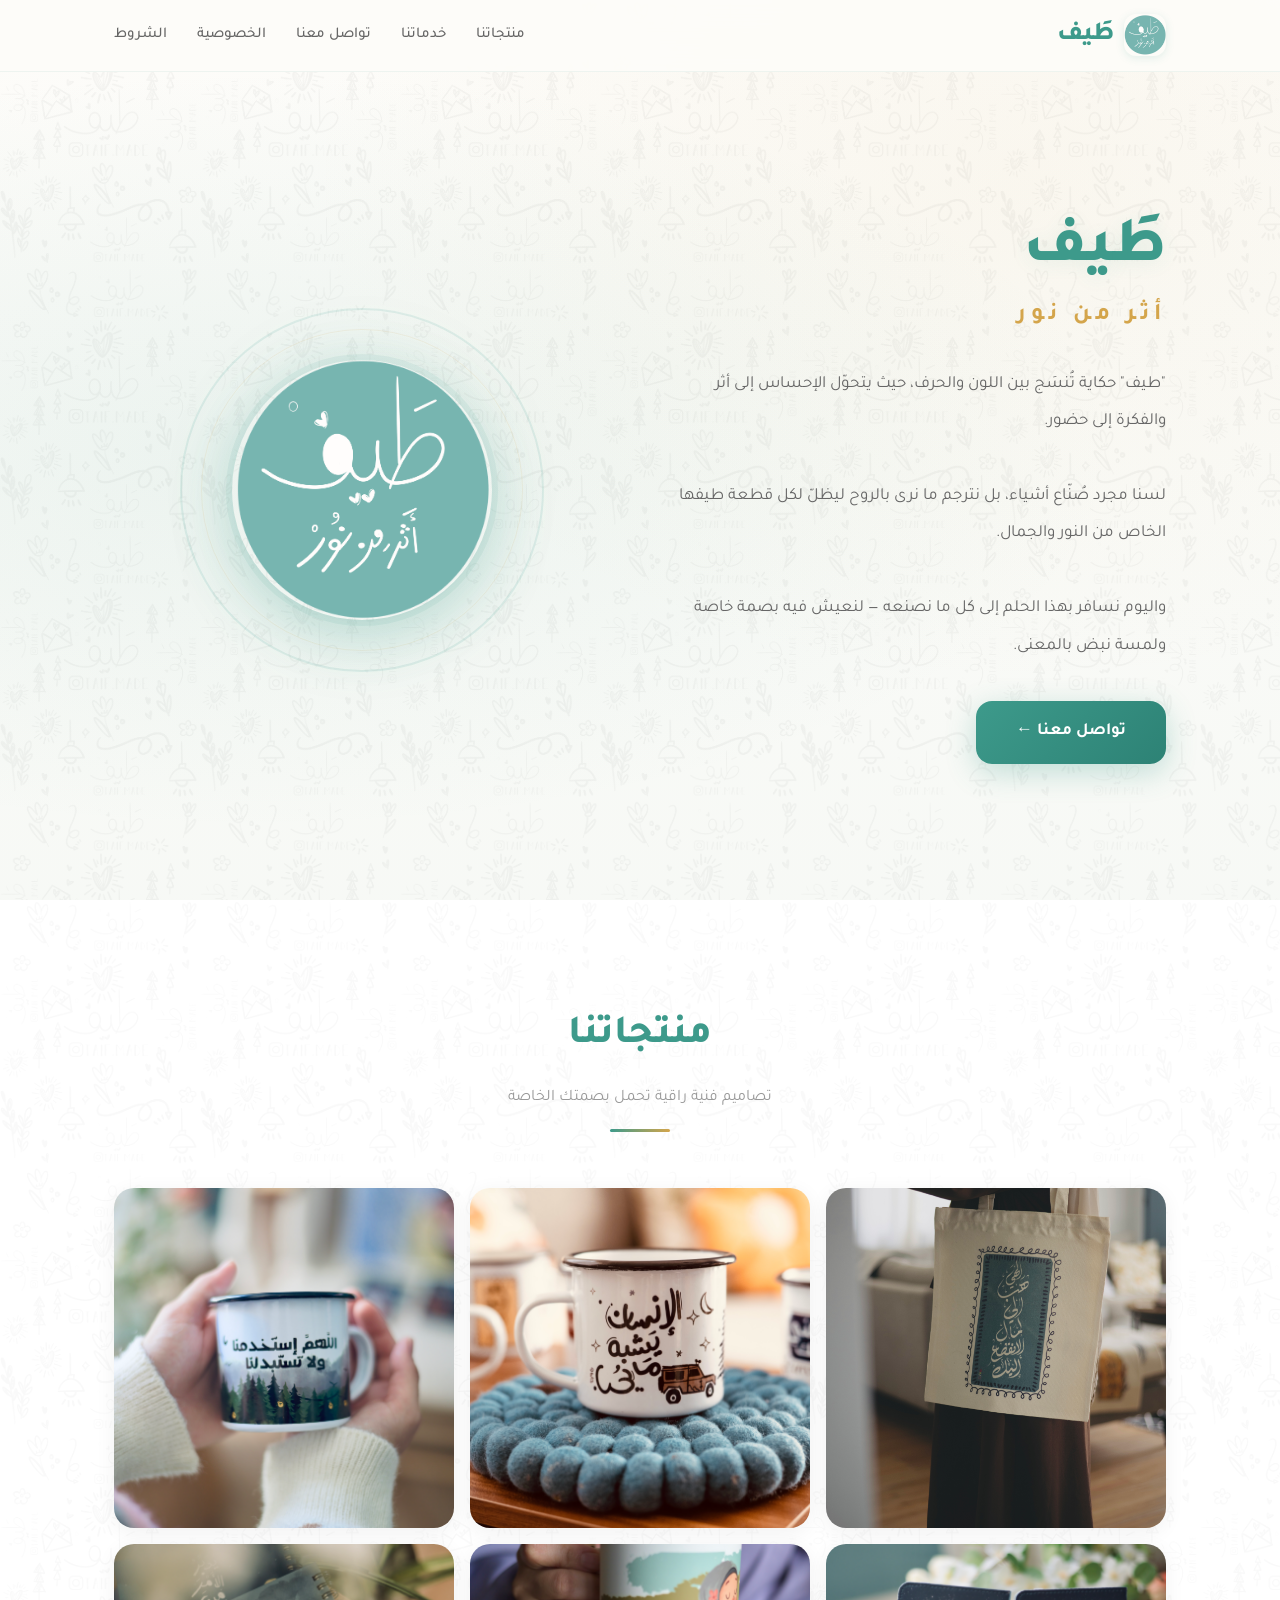
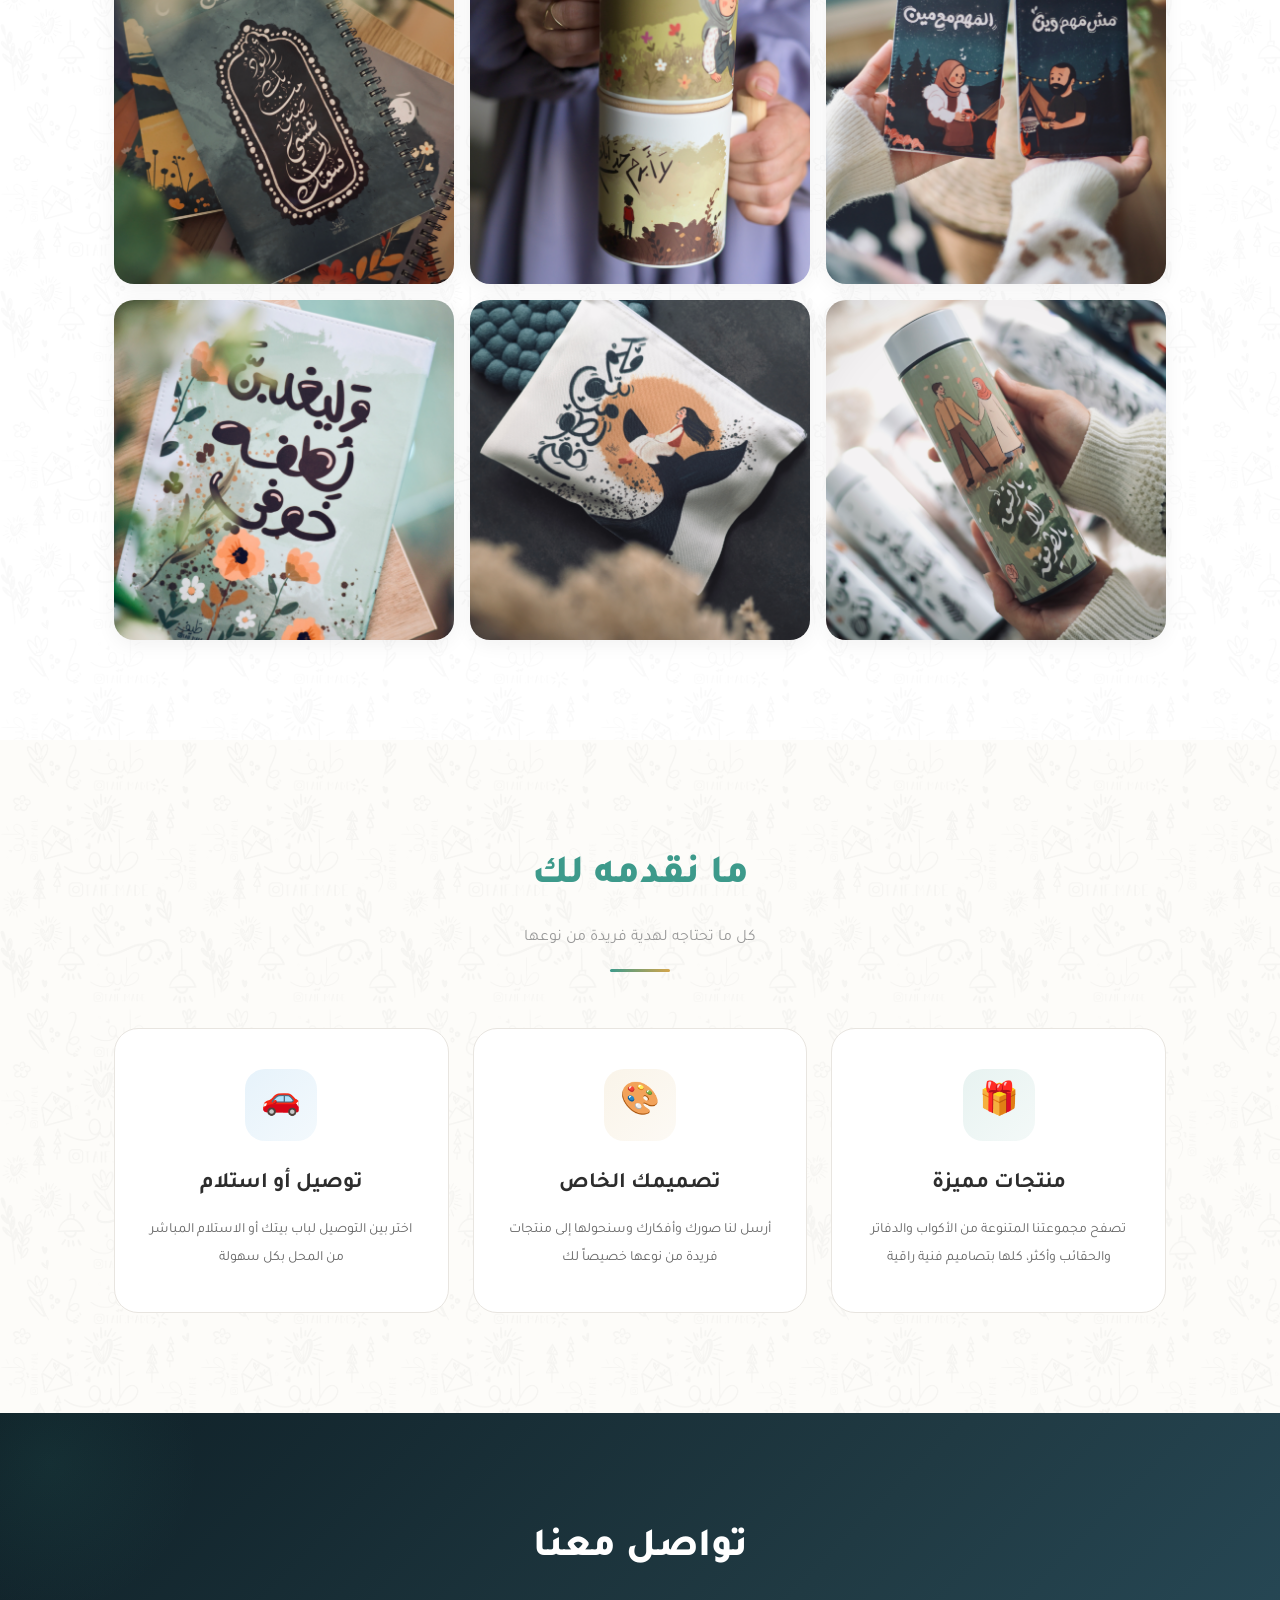
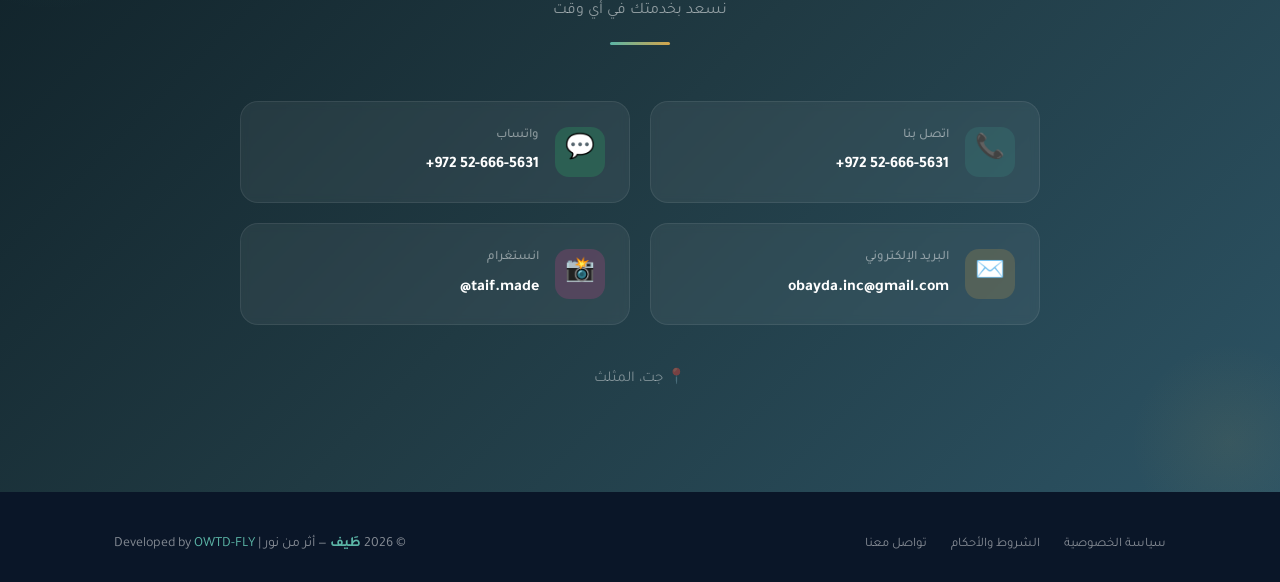
<file: index.html>
<!DOCTYPE html>
<html lang="ar" dir="rtl">
<head>
  <meta charset="UTF-8">
  <meta name="viewport" content="width=device-width, initial-scale=1.0">
  <title>طَيف | أثر من نور — هدايا وتصاميم مطبوعة بحب</title>
  <meta name="description" content="طَيف - مشروع فلسطيني متخصص في صناعة الهدايا المطبوعة بتصاميم عربية أصيلة. أكواب، دفاتر، حقائب وتصاميم مخصصة.">
  <link rel="icon" href="assets/logo-main.png" type="image/png">
  <link rel="stylesheet" href="css/style.css">
</head>
<body>

  <!-- ═══════════════ NAVIGATION ═══════════════ -->
  <nav class="navbar">
    <div class="container">
      <a href="./" class="nav-logo">
        <img src="assets/logo-main.png" alt="طَيف">
        <span>طَيف</span>
      </a>
      <!-- Hamburger button (mobile only) -->
      <button class="nav-toggle" aria-label="فتح القائمة" aria-expanded="false">
        <span class="nav-toggle-line"></span>
        <span class="nav-toggle-line"></span>
        <span class="nav-toggle-line"></span>
      </button>
      <ul class="nav-links">
        <li><a href="#gallery">منتجاتنا</a></li>
        <li><a href="#features">خدماتنا</a></li>
        <li><a href="#contact">تواصل معنا</a></li>
        <li><a href="privacy.html">الخصوصية</a></li>
        <li><a href="terms.html">الشروط</a></li>
      </ul>
    </div>
  </nav>

  <!-- ═══════════════ HERO ═══════════════ -->
  <section class="hero">
    <div class="container">
      <div class="hero-content">
        <h1 class="hero-title">طَيف</h1>
        <p class="hero-slogan">أثر من نور</p>
        <div class="hero-story">
          "طيف" حكاية تُنسَج بين اللون والحرف، حيث يتحوّل الإحساس إلى أثر والفكرة إلى حضور.
          <br><br>
          لسنا مجرد صُنّاع أشياء، بل نترجم ما نرى بالروح ليظلّ لكل قطعة طيفها الخاص من النور والجمال.
          <br><br>
          واليوم نسافر بهذا الحلم إلى كل ما نصنعه — لنعيش فيه بصمة خاصة ولمسة نبض بالمعنى.
        </div>
        <a href="#contact" class="hero-cta">
          تواصل معنا ←
        </a>
      </div>
      <div class="hero-visual">
        <img src="assets/logo-main.png" alt="طَيف - أثر من نور" class="hero-logo">
      </div>
    </div>
  </section>

  <!-- ═══════════════ GALLERY ═══════════════ -->
  <section class="gallery" id="gallery">
    <div class="container">
      <div class="section-header">
        <h2 class="section-title">منتجاتنا</h2>
        <p class="section-subtitle">تصاميم فنية راقية تحمل بصمتك الخاصة</p>
        <span class="section-line"></span>
      </div>
      <div class="gallery-grid">
        <div class="gallery-item"><img src="assets/gallery/IMG_2278.JPG" alt="منتج طَيف" loading="lazy"></div>
        <div class="gallery-item"><img src="assets/gallery/IMG_2313.JPG" alt="منتج طَيف" loading="lazy"></div>
        <div class="gallery-item"><img src="assets/gallery/IMG_2593.JPG" alt="منتج طَيف" loading="lazy"></div>
        <div class="gallery-item"><img src="assets/gallery/IMG_2594.JPG" alt="منتج طَيف" loading="lazy"></div>
        <div class="gallery-item"><img src="assets/gallery/IMG_2706.JPG" alt="منتج طَيف" loading="lazy"></div>
        <div class="gallery-item"><img src="assets/gallery/IMG_2806.JPG" alt="منتج طَيف" loading="lazy"></div>
        <div class="gallery-item"><img src="assets/gallery/IMG_3594.JPG" alt="منتج طَيف" loading="lazy"></div>
        <div class="gallery-item"><img src="assets/gallery/IMG_3757.JPG" alt="منتج طَيف" loading="lazy"></div>
        <div class="gallery-item"><img src="assets/gallery/IMG_6674.JPG" alt="منتج طَيف" loading="lazy"></div>
      </div>
    </div>
  </section>

  <!-- ═══════════════ FEATURES ═══════════════ -->
  <section class="features" id="features">
    <div class="container">
      <div class="section-header">
        <h2 class="section-title">ما نقدمه لك</h2>
        <p class="section-subtitle">كل ما تحتاجه لهدية فريدة من نوعها</p>
        <span class="section-line"></span>
      </div>
      <div class="features-grid">
        <div class="feature-card">
          <div class="feature-icon teal">🎁</div>
          <h3>منتجات مميزة</h3>
          <p>تصفح مجموعتنا المتنوعة من الأكواب والدفاتر والحقائب وأكثر، كلها بتصاميم فنية راقية</p>
        </div>
        <div class="feature-card">
          <div class="feature-icon gold">🎨</div>
          <h3>تصميمك الخاص</h3>
          <p>أرسل لنا صورك وأفكارك وسنحولها إلى منتجات فريدة من نوعها خصيصاً لك</p>
        </div>
        <div class="feature-card">
          <div class="feature-icon blue">🚗</div>
          <h3>توصيل أو استلام</h3>
          <p>اختر بين التوصيل لباب بيتك أو الاستلام المباشر من المحل بكل سهولة</p>
        </div>
      </div>
    </div>
  </section>

  <!-- ═══════════════ CONTACT ═══════════════ -->
  <section class="contact" id="contact">
    <div class="container">
      <div class="section-header">
        <h2 class="section-title">تواصل معنا</h2>
        <p class="section-subtitle">نسعد بخدمتك في أي وقت</p>
        <span class="section-line"></span>
      </div>
      <div class="contact-grid">
        <a href="tel:+972526665631" class="contact-item">
          <div class="contact-icon teal">📞</div>
          <div class="contact-info">
            <h4>اتصل بنا</h4>
            <p>+972 52-666-5631</p>
          </div>
        </a>
        <a href="https://wa.me/972526665631" target="_blank" class="contact-item">
          <div class="contact-icon green">💬</div>
          <div class="contact-info">
            <h4>واتساب</h4>
            <p>+972 52-666-5631</p>
          </div>
        </a>
        <a href="mailto:obayda.inc@gmail.com" class="contact-item">
          <div class="contact-icon gold">✉️</div>
          <div class="contact-info">
            <h4>البريد الإلكتروني</h4>
            <p>obayda.inc@gmail.com</p>
          </div>
        </a>
        <a href="https://www.instagram.com/taif.made" target="_blank" class="contact-item">
          <div class="contact-icon pink">📸</div>
          <div class="contact-info">
            <h4>انستغرام</h4>
            <p>@taif.made</p>
          </div>
        </a>
      </div>
      <p class="location-text">📍 جت، المثلث</p>
    </div>
  </section>

  <!-- ═══════════════ FOOTER ═══════════════ -->
  <footer class="footer">
    <div class="container">
      <div class="footer-links">
        <a href="privacy.html">سياسة الخصوصية</a>
        <a href="terms.html">الشروط والأحكام</a>
        <a href="#contact">تواصل معنا</a>
      </div>
      <div class="footer-brand">
        © 2026 <span>طَيف</span> — أثر من نور | Developed by <a href="https://osaidwtd.github.io/owtd-fly-site/" target="_blank" style="color: #5BB5A6; text-decoration: none;">OWTD-FLY</a>
      </div>
    </div>
  </footer>

  <!-- Mobile menu toggle -->
  <script>
    (function() {
      const toggle = document.querySelector('.nav-toggle');
      const navLinks = document.querySelector('.nav-links');
      
      if (toggle && navLinks) {
        toggle.addEventListener('click', function() {
          toggle.classList.toggle('active');
          navLinks.classList.toggle('active');
          toggle.setAttribute('aria-expanded', 
            toggle.classList.contains('active') ? 'true' : 'false'
          );
        });

        // Close menu when a link is clicked
        navLinks.querySelectorAll('a').forEach(function(link) {
          link.addEventListener('click', function() {
            toggle.classList.remove('active');
            navLinks.classList.remove('active');
            toggle.setAttribute('aria-expanded', 'false');
          });
        });

        // Close menu when clicking outside
        document.addEventListener('click', function(e) {
          if (!toggle.contains(e.target) && !navLinks.contains(e.target)) {
            toggle.classList.remove('active');
            navLinks.classList.remove('active');
            toggle.setAttribute('aria-expanded', 'false');
          }
        });
      }
    })();
  </script>

</body>
</html>
</file>
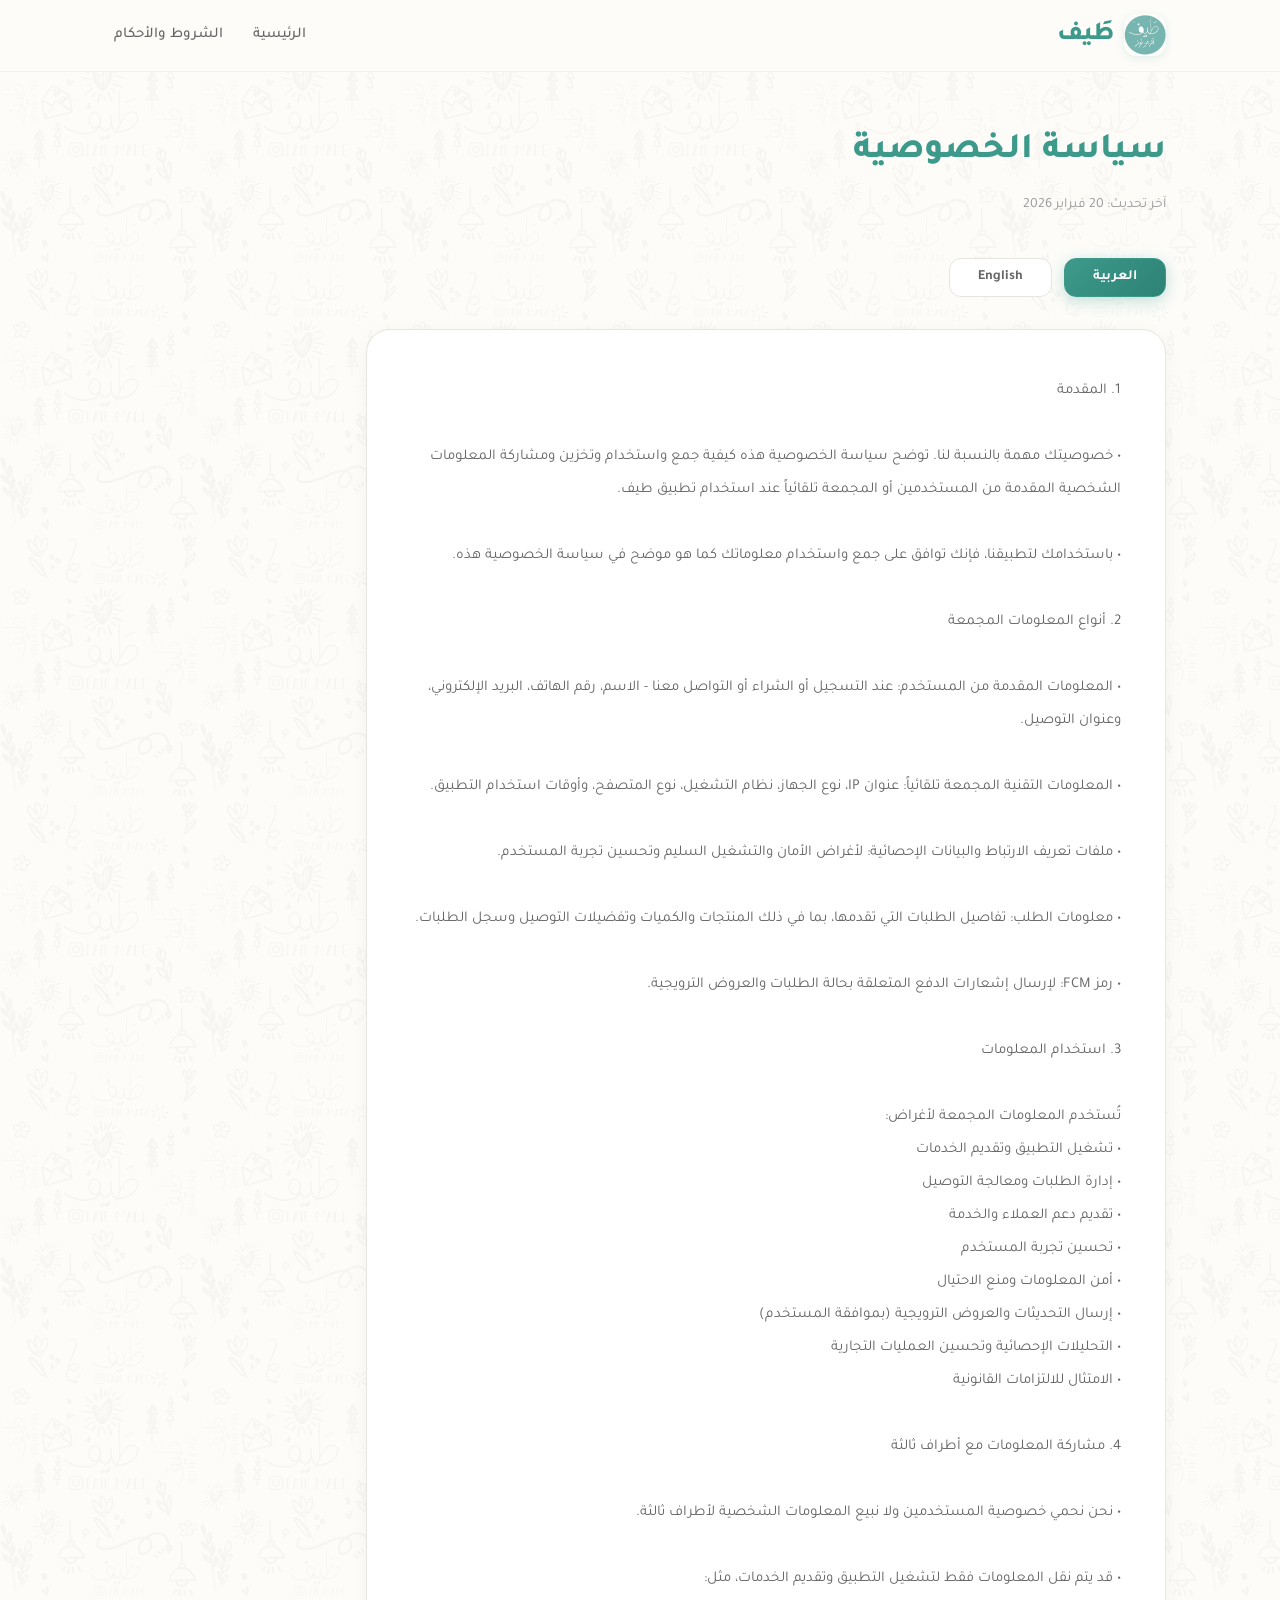
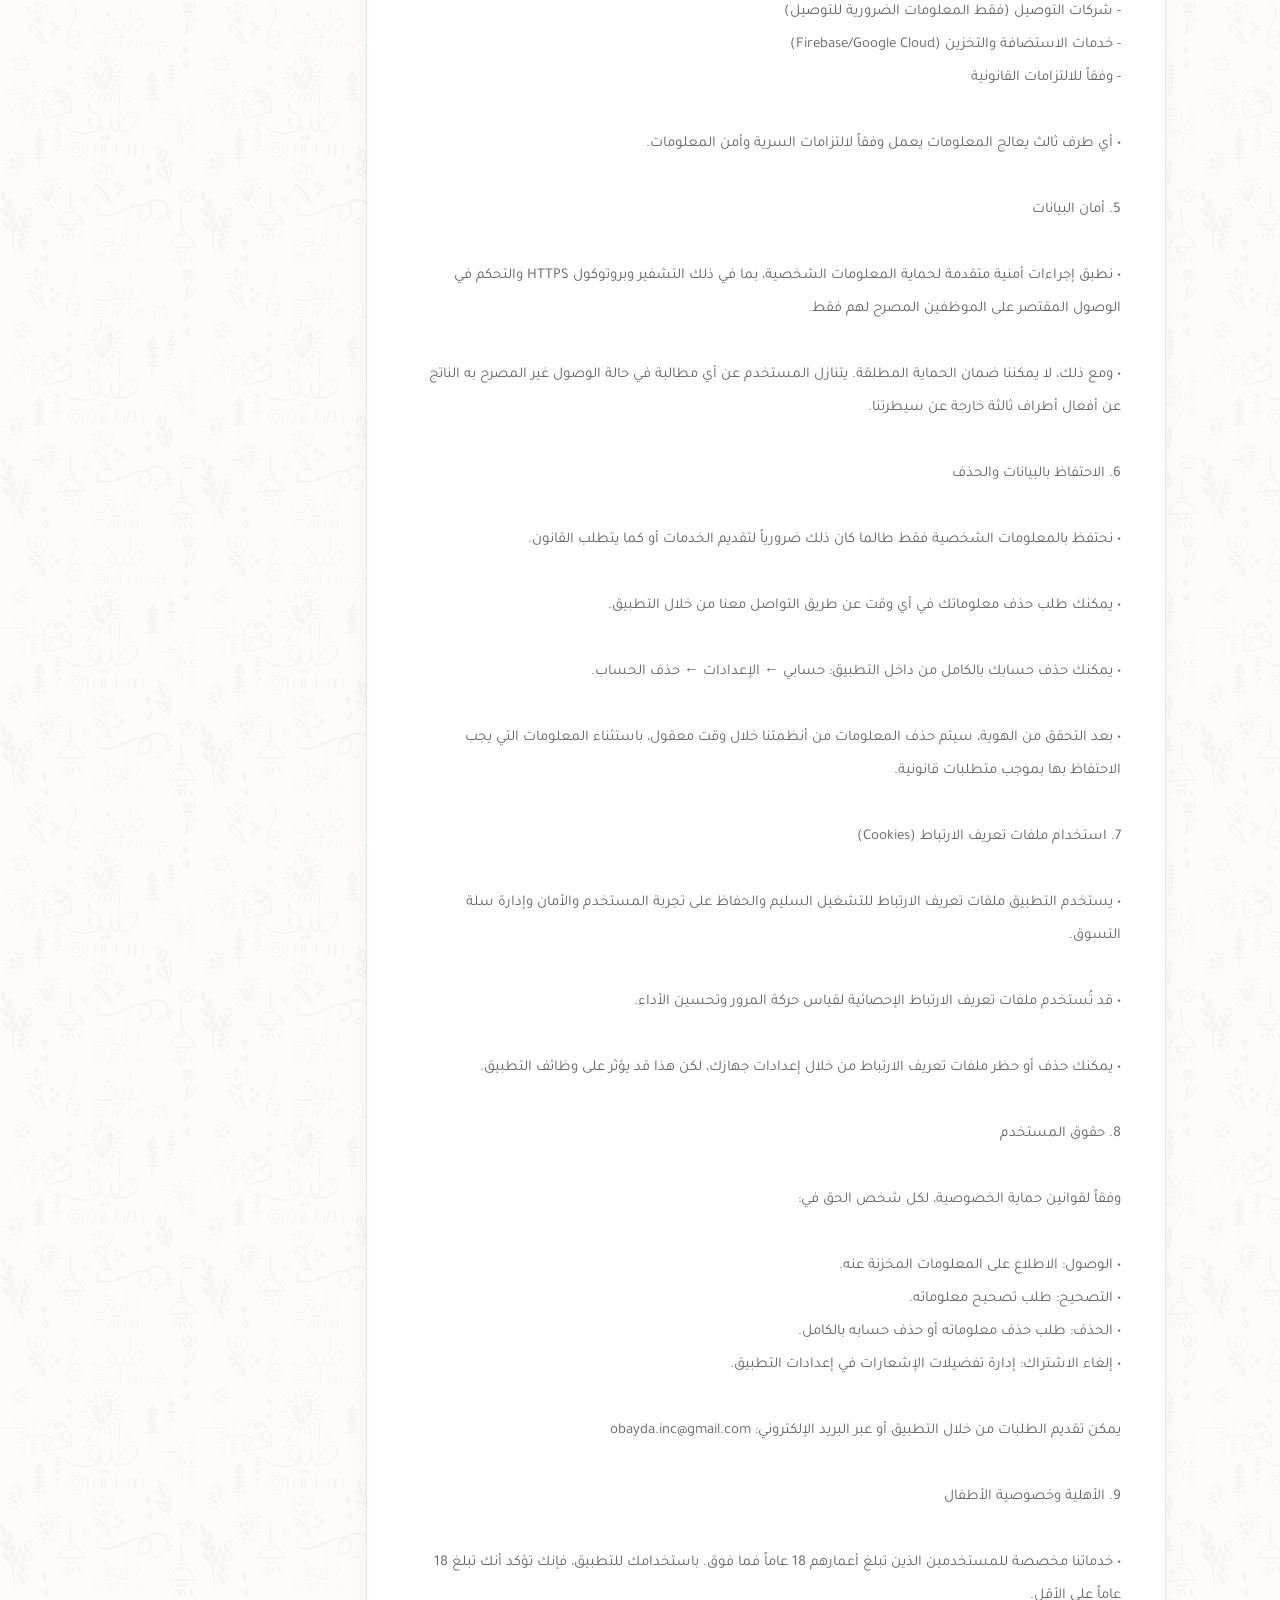
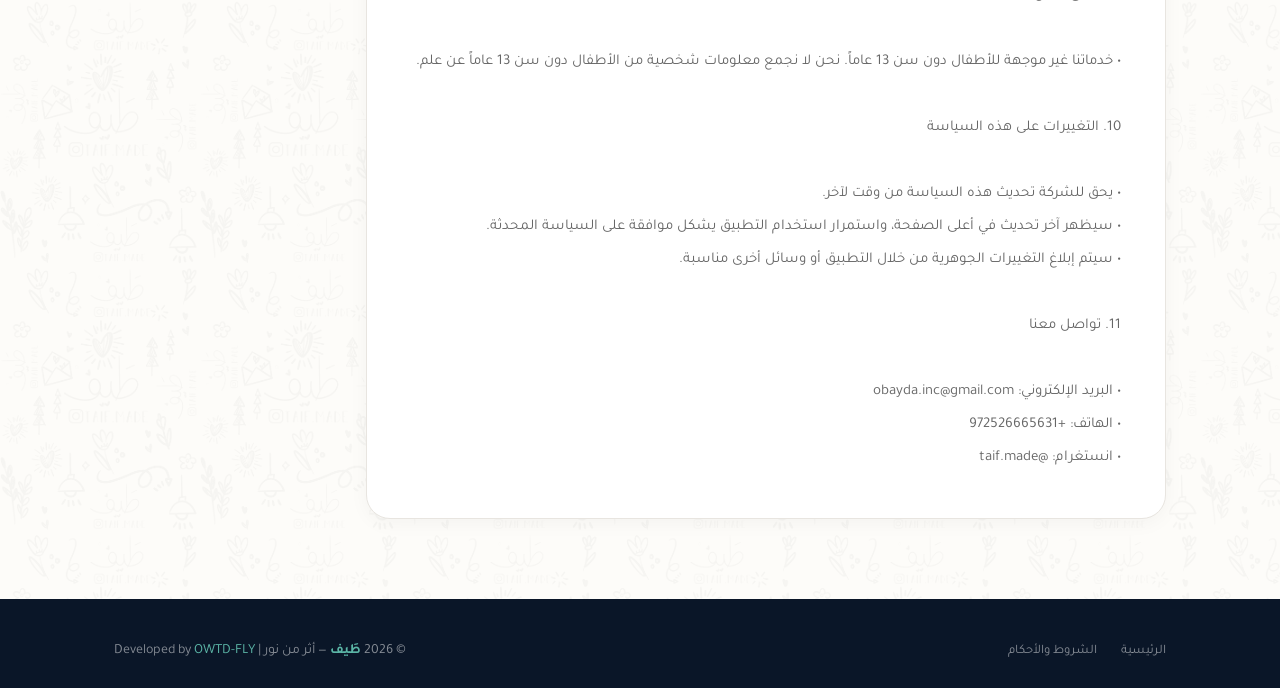
<file: privacy.html>
<!DOCTYPE html>
<html lang="ar" dir="rtl">
<head>
  <meta charset="UTF-8">
  <meta name="viewport" content="width=device-width, initial-scale=1.0">
  <title>سياسة الخصوصية | طَيف</title>
  <meta name="description" content="سياسة الخصوصية لتطبيق طَيف للهدايا والتصاميم المطبوعة">
  <link rel="icon" href="assets/logo-main.png" type="image/png">
  <link rel="stylesheet" href="css/style.css">
</head>
<body>

  <nav class="navbar">
    <div class="container">
      <a href="./" class="nav-logo">
        <img src="assets/logo-main.png" alt="طَيف">
        <span>طَيف</span>
      </a>
      <button class="nav-toggle" aria-label="فتح القائمة" aria-expanded="false">
        <span class="nav-toggle-line"></span>
        <span class="nav-toggle-line"></span>
        <span class="nav-toggle-line"></span>
      </button>
      <ul class="nav-links">
        <li><a href="./">الرئيسية</a></li>
        <li><a href="./terms.html">الشروط والأحكام</a></li>
      </ul>
    </div>
  </nav>

  <section class="legal-page">
    <div class="container">
      <h1>سياسة الخصوصية</h1>
      <p class="last-updated">آخر تحديث: 20 فبراير 2026</p>

      <div class="legal-tabs">
        <button class="legal-tab active" onclick="showLang('ar')">العربية</button>
        <button class="legal-tab" onclick="showLang('en')">English</button>
      </div>

      <div class="legal-content" id="content-ar">1. المقدمة

• خصوصيتك مهمة بالنسبة لنا. توضح سياسة الخصوصية هذه كيفية جمع واستخدام وتخزين ومشاركة المعلومات الشخصية المقدمة من المستخدمين أو المجمعة تلقائياً عند استخدام تطبيق طيف.

• باستخدامك لتطبيقنا، فإنك توافق على جمع واستخدام معلوماتك كما هو موضح في سياسة الخصوصية هذه.

2. أنواع المعلومات المجمعة

• المعلومات المقدمة من المستخدم: عند التسجيل أو الشراء أو التواصل معنا - الاسم، رقم الهاتف، البريد الإلكتروني، وعنوان التوصيل.

• المعلومات التقنية المجمعة تلقائياً: عنوان IP، نوع الجهاز، نظام التشغيل، نوع المتصفح، وأوقات استخدام التطبيق.

• ملفات تعريف الارتباط والبيانات الإحصائية: لأغراض الأمان والتشغيل السليم وتحسين تجربة المستخدم.

• معلومات الطلب: تفاصيل الطلبات التي تقدمها، بما في ذلك المنتجات والكميات وتفضيلات التوصيل وسجل الطلبات.

• رمز FCM: لإرسال إشعارات الدفع المتعلقة بحالة الطلبات والعروض الترويجية.

3. استخدام المعلومات

تُستخدم المعلومات المجمعة لأغراض:
• تشغيل التطبيق وتقديم الخدمات
• إدارة الطلبات ومعالجة التوصيل
• تقديم دعم العملاء والخدمة
• تحسين تجربة المستخدم
• أمن المعلومات ومنع الاحتيال
• إرسال التحديثات والعروض الترويجية (بموافقة المستخدم)
• التحليلات الإحصائية وتحسين العمليات التجارية
• الامتثال للالتزامات القانونية

4. مشاركة المعلومات مع أطراف ثالثة

• نحن نحمي خصوصية المستخدمين ولا نبيع المعلومات الشخصية لأطراف ثالثة.

• قد يتم نقل المعلومات فقط لتشغيل التطبيق وتقديم الخدمات، مثل:
  - شركات التوصيل (فقط المعلومات الضرورية للتوصيل)
  - خدمات الاستضافة والتخزين (Firebase/Google Cloud)
  - وفقاً للالتزامات القانونية

• أي طرف ثالث يعالج المعلومات يعمل وفقاً لالتزامات السرية وأمن المعلومات.

5. أمان البيانات

• نطبق إجراءات أمنية متقدمة لحماية المعلومات الشخصية، بما في ذلك التشفير وبروتوكول HTTPS والتحكم في الوصول المقتصر على الموظفين المصرح لهم فقط.

• ومع ذلك، لا يمكننا ضمان الحماية المطلقة. يتنازل المستخدم عن أي مطالبة في حالة الوصول غير المصرح به الناتج عن أفعال أطراف ثالثة خارجة عن سيطرتنا.

6. الاحتفاظ بالبيانات والحذف

• نحتفظ بالمعلومات الشخصية فقط طالما كان ذلك ضرورياً لتقديم الخدمات أو كما يتطلب القانون.

• يمكنك طلب حذف معلوماتك في أي وقت عن طريق التواصل معنا من خلال التطبيق.

• يمكنك حذف حسابك بالكامل من داخل التطبيق: حسابي ← الإعدادات ← حذف الحساب.

• بعد التحقق من الهوية، سيتم حذف المعلومات من أنظمتنا خلال وقت معقول، باستثناء المعلومات التي يجب الاحتفاظ بها بموجب متطلبات قانونية.

7. استخدام ملفات تعريف الارتباط (Cookies)

• يستخدم التطبيق ملفات تعريف الارتباط للتشغيل السليم والحفاظ على تجربة المستخدم والأمان وإدارة سلة التسوق.

• قد تُستخدم ملفات تعريف الارتباط الإحصائية لقياس حركة المرور وتحسين الأداء.

• يمكنك حذف أو حظر ملفات تعريف الارتباط من خلال إعدادات جهازك، لكن هذا قد يؤثر على وظائف التطبيق.

8. حقوق المستخدم

وفقاً لقوانين حماية الخصوصية، لكل شخص الحق في:

• الوصول: الاطلاع على المعلومات المخزنة عنه.
• التصحيح: طلب تصحيح معلوماته.
• الحذف: طلب حذف معلوماته أو حذف حسابه بالكامل.
• إلغاء الاشتراك: إدارة تفضيلات الإشعارات في إعدادات التطبيق.

يمكن تقديم الطلبات من خلال التطبيق أو عبر البريد الإلكتروني: obayda.inc@gmail.com

9. الأهلية وخصوصية الأطفال

• خدماتنا مخصصة للمستخدمين الذين تبلغ أعمارهم 18 عاماً فما فوق. باستخدامك للتطبيق، فإنك تؤكد أنك تبلغ 18 عاماً على الأقل.

• خدماتنا غير موجهة للأطفال دون سن 13 عاماً. نحن لا نجمع معلومات شخصية من الأطفال دون سن 13 عاماً عن علم.

10. التغييرات على هذه السياسة

• يحق للشركة تحديث هذه السياسة من وقت لآخر.
• سيظهر آخر تحديث في أعلى الصفحة، واستمرار استخدام التطبيق يشكل موافقة على السياسة المحدثة.
• سيتم إبلاغ التغييرات الجوهرية من خلال التطبيق أو وسائل أخرى مناسبة.

11. تواصل معنا

• البريد الإلكتروني: obayda.inc@gmail.com
• الهاتف: +972526665631
• انستغرام: @taif.made</div>

      <div class="legal-content" id="content-en" style="display:none; direction:ltr; text-align:left;">1. INTRODUCTION

• Your privacy is important to us. This Privacy Policy explains how we collect, use, store, and share personal information provided by users or collected automatically when using the Taif application.

• By using our app, you consent to the collection and use of your information as described in this Privacy Policy.

2. TYPES OF INFORMATION COLLECTED

• Information Provided by You: When registering, making a purchase, or contacting us - name, phone number, email address, and delivery address.

• Technical Information Collected Automatically: IP address, device type, operating system, browser type, and app usage times.

• Cookies and Statistical Data: For security, proper operation, and improving user experience.

• Order Information: Details about orders you place, including products, quantities, delivery preferences, and order history.

• FCM Token: For sending push notifications related to order status and promotional offers.

3. USE OF INFORMATION

The collected information is used for:
• Operating the app and providing services
• Managing orders and processing deliveries
• Providing customer support and service
• Improving user experience
• Information security and fraud prevention
• Sending updates and promotions (subject to user consent)
• Statistical analysis and business process improvement
• Compliance with legal obligations

4. SHARING INFORMATION WITH THIRD PARTIES

• We protect user privacy and do NOT sell personal information to third parties.

• Information may be transferred only for operating the app and providing services, such as:
  - Delivery companies (only information necessary for delivery)
  - Hosting and storage services (Firebase/Google Cloud)
  - In accordance with legal obligations

• Any third party processing information operates under confidentiality and data security commitments.

5. DATA SECURITY

• We implement advanced security measures to protect personal information, including encryption, HTTPS protocol, and access control limited to authorized personnel only.

• However, we cannot guarantee absolute protection. The user waives any claim in case of unauthorized access resulting from third-party actions beyond our control.

6. DATA RETENTION AND DELETION

• We retain personal information only as long as necessary to provide services or as required by law.

• You may request deletion of your information at any time by contacting us through the app.

• You can delete your account entirely from within the app: Profile → Settings → Delete Account.

• After identity verification, information will be deleted from our systems within a reasonable time, except for information that must be retained by legal requirement.

7. USE OF COOKIES

• The app uses cookies for proper operation, maintaining user experience, security, and managing the shopping cart.

• Statistical cookies may be used to measure traffic and improve performance.

• You can delete or block cookies through your device settings, but this may affect app functionality.

8. USER RIGHTS

In accordance with privacy protection laws, every person has the right to:

• Access: View the information stored about them.
• Correction: Request correction of their information.
• Deletion: Request deletion of their information or delete their account entirely.
• Opt-out: Manage notification preferences in app settings.

Requests can be submitted through the app or via email: obayda.inc@gmail.com

9. ELIGIBILITY AND CHILDREN'S PRIVACY

• Our services are intended for users 18 years of age and older. By using the app, you confirm that you are at least 18 years old.

• Our services are not directed to children under 13. We do not knowingly collect personal information from children under 13.

10. CHANGES TO THIS POLICY

• The company may update this policy from time to time.
• The latest update will appear at the top of the page, and continued use of the app constitutes consent to the updated policy.
• Material changes will be communicated through the app or other appropriate means.

11. CONTACT US

• Email: obayda.inc@gmail.com
• Phone: +972526665631
• Instagram: @taif.made</div>

    </div>
  </section>

  <footer class="footer">
    <div class="container">
      <div class="footer-links">
        <a href="./">الرئيسية</a>
        <a href="./terms.html">الشروط والأحكام</a>
      </div>
      <div class="footer-brand">
        © 2026 <span>طَيف</span> — أثر من نور | Developed by <a href="https://osaidwtd.github.io/owtd-fly-site/" target="_blank" style="color: #5BB5A6; text-decoration: none;">OWTD-FLY</a>
      </div>
    </div>
  </footer>

  <script>
    function showLang(lang) {
      document.getElementById('content-ar').style.display = lang === 'ar' ? 'block' : 'none';
      document.getElementById('content-en').style.display = lang === 'en' ? 'block' : 'none';
      document.querySelectorAll('.legal-tab').forEach(t => t.classList.remove('active'));
      event.target.classList.add('active');
    }

    // Mobile menu toggle
    (function() {
      const toggle = document.querySelector('.nav-toggle');
      const navLinks = document.querySelector('.nav-links');
      if (toggle && navLinks) {
        toggle.addEventListener('click', function() {
          toggle.classList.toggle('active');
          navLinks.classList.toggle('active');
        });
        navLinks.querySelectorAll('a').forEach(function(link) {
          link.addEventListener('click', function() {
            toggle.classList.remove('active');
            navLinks.classList.remove('active');
          });
        });
        document.addEventListener('click', function(e) {
          if (!toggle.contains(e.target) && !navLinks.contains(e.target)) {
            toggle.classList.remove('active');
            navLinks.classList.remove('active');
          }
        });
      }
    })();
  </script>

</body>
</html>
</file>
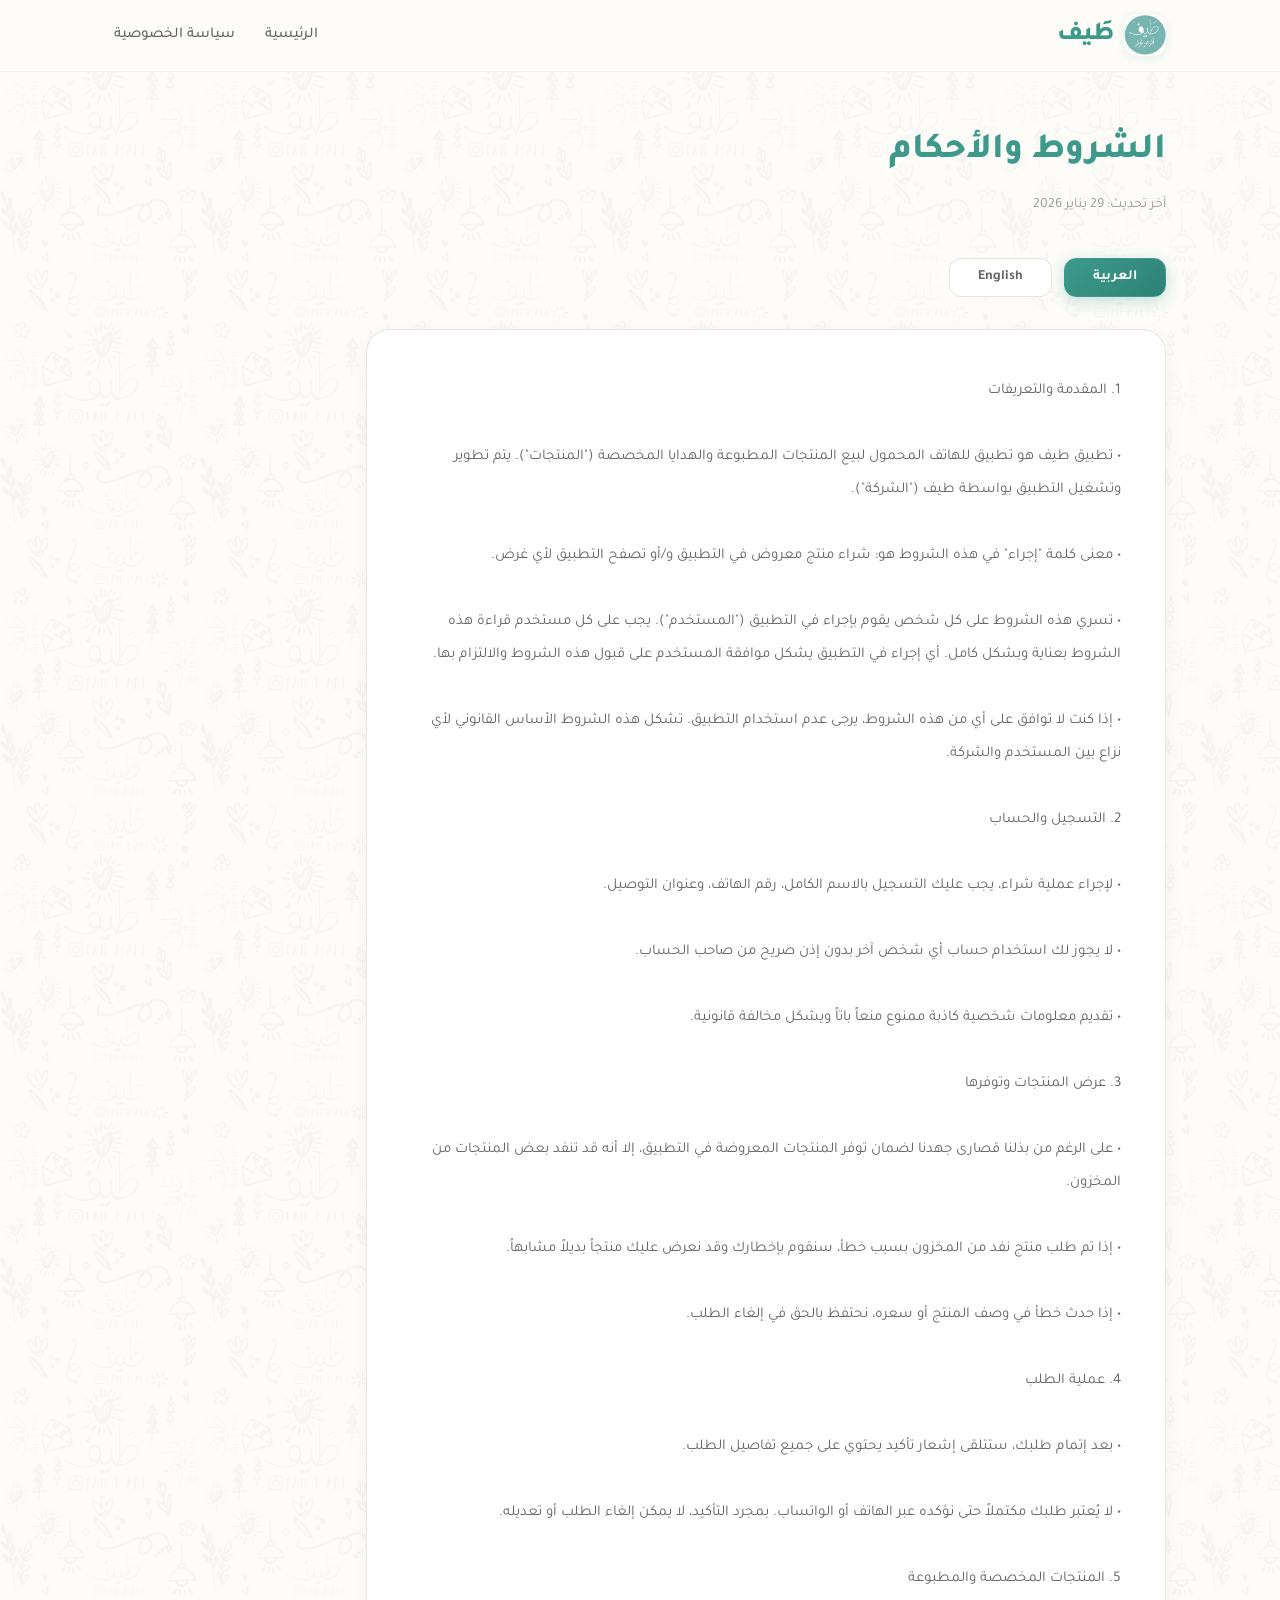
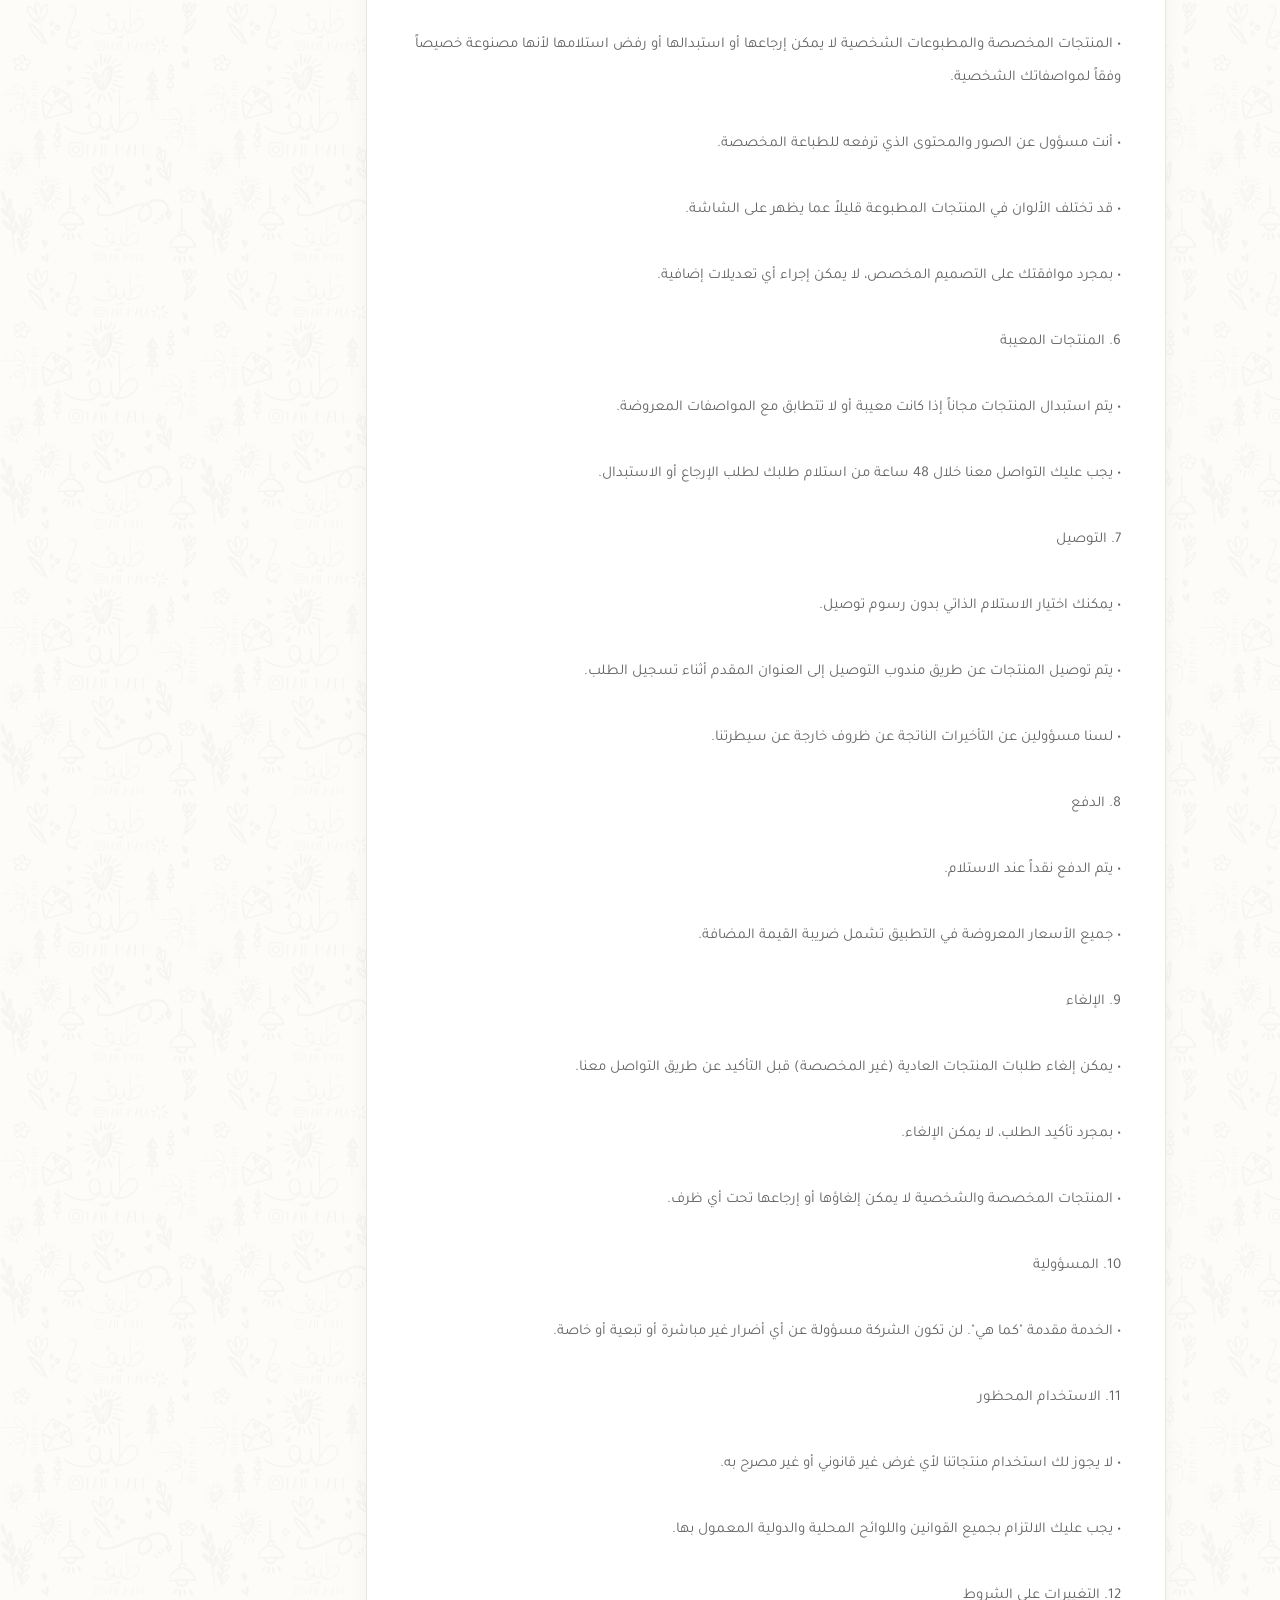
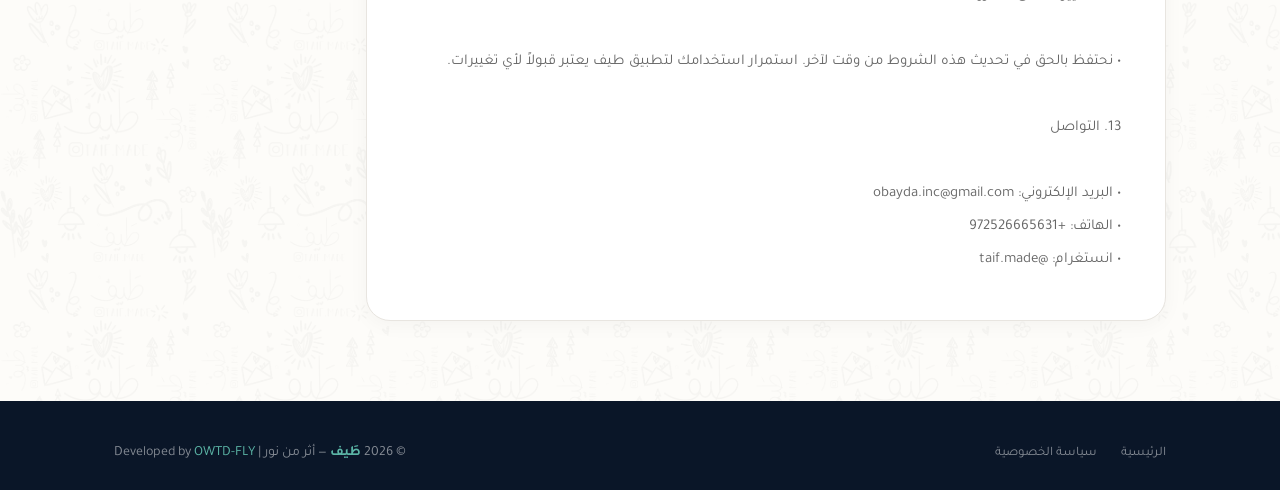
<file: terms.html>
<!DOCTYPE html>
<html lang="ar" dir="rtl">
<head>
  <meta charset="UTF-8">
  <meta name="viewport" content="width=device-width, initial-scale=1.0">
  <title>الشروط والأحكام | طَيف</title>
  <meta name="description" content="الشروط والأحكام لتطبيق طَيف للهدايا والتصاميم المطبوعة">
  <link rel="icon" href="assets/logo-main.png" type="image/png">
  <link rel="stylesheet" href="css/style.css">
</head>
<body>

  <nav class="navbar">
    <div class="container">
      <a href="./" class="nav-logo">
        <img src="assets/logo-main.png" alt="طَيف">
        <span>طَيف</span>
      </a>
      <button class="nav-toggle" aria-label="فتح القائمة" aria-expanded="false">
        <span class="nav-toggle-line"></span>
        <span class="nav-toggle-line"></span>
        <span class="nav-toggle-line"></span>
      </button>
      <ul class="nav-links">
        <li><a href="./">الرئيسية</a></li>
        <li><a href="./privacy.html">سياسة الخصوصية</a></li>
      </ul>
    </div>
  </nav>

  <section class="legal-page">
    <div class="container">
      <h1>الشروط والأحكام</h1>
      <p class="last-updated">آخر تحديث: 29 يناير 2026</p>

      <div class="legal-tabs">
        <button class="legal-tab active" onclick="showLang('ar')">العربية</button>
        <button class="legal-tab" onclick="showLang('en')">English</button>
      </div>

      <div class="legal-content" id="content-ar">1. المقدمة والتعريفات

• تطبيق طيف هو تطبيق للهاتف المحمول لبيع المنتجات المطبوعة والهدايا المخصصة ("المنتجات"). يتم تطوير وتشغيل التطبيق بواسطة طيف ("الشركة").

• معنى كلمة "إجراء" في هذه الشروط هو: شراء منتج معروض في التطبيق و/أو تصفح التطبيق لأي غرض.

• تسري هذه الشروط على كل شخص يقوم بإجراء في التطبيق ("المستخدم"). يجب على كل مستخدم قراءة هذه الشروط بعناية وبشكل كامل. أي إجراء في التطبيق يشكل موافقة المستخدم على قبول هذه الشروط والالتزام بها.

• إذا كنت لا توافق على أي من هذه الشروط، يرجى عدم استخدام التطبيق. تشكل هذه الشروط الأساس القانوني لأي نزاع بين المستخدم والشركة.

2. التسجيل والحساب

• لإجراء عملية شراء، يجب عليك التسجيل بالاسم الكامل، رقم الهاتف، وعنوان التوصيل.

• لا يجوز لك استخدام حساب أي شخص آخر بدون إذن صريح من صاحب الحساب.

• تقديم معلومات شخصية كاذبة ممنوع منعاً باتاً ويشكل مخالفة قانونية.

3. عرض المنتجات وتوفرها

• على الرغم من بذلنا قصارى جهدنا لضمان توفر المنتجات المعروضة في التطبيق، إلا أنه قد تنفد بعض المنتجات من المخزون.

• إذا تم طلب منتج نفد من المخزون بسبب خطأ، سنقوم بإخطارك وقد نعرض عليك منتجاً بديلاً مشابهاً.

• إذا حدث خطأ في وصف المنتج أو سعره، نحتفظ بالحق في إلغاء الطلب.

4. عملية الطلب

• بعد إتمام طلبك، ستتلقى إشعار تأكيد يحتوي على جميع تفاصيل الطلب.

• لا يُعتبر طلبك مكتملاً حتى نؤكده عبر الهاتف أو الواتساب. بمجرد التأكيد، لا يمكن إلغاء الطلب أو تعديله.

5. المنتجات المخصصة والمطبوعة

• المنتجات المخصصة والمطبوعات الشخصية لا يمكن إرجاعها أو استبدالها أو رفض استلامها لأنها مصنوعة خصيصاً وفقاً لمواصفاتك الشخصية.

• أنت مسؤول عن الصور والمحتوى الذي ترفعه للطباعة المخصصة.

• قد تختلف الألوان في المنتجات المطبوعة قليلاً عما يظهر على الشاشة.

• بمجرد موافقتك على التصميم المخصص، لا يمكن إجراء أي تعديلات إضافية.

6. المنتجات المعيبة

• يتم استبدال المنتجات مجاناً إذا كانت معيبة أو لا تتطابق مع المواصفات المعروضة.

• يجب عليك التواصل معنا خلال 48 ساعة من استلام طلبك لطلب الإرجاع أو الاستبدال.

7. التوصيل

• يمكنك اختيار الاستلام الذاتي بدون رسوم توصيل.

• يتم توصيل المنتجات عن طريق مندوب التوصيل إلى العنوان المقدم أثناء تسجيل الطلب.

• لسنا مسؤولين عن التأخيرات الناتجة عن ظروف خارجة عن سيطرتنا.

8. الدفع

• يتم الدفع نقداً عند الاستلام.

• جميع الأسعار المعروضة في التطبيق تشمل ضريبة القيمة المضافة.

9. الإلغاء

• يمكن إلغاء طلبات المنتجات العادية (غير المخصصة) قبل التأكيد عن طريق التواصل معنا.

• بمجرد تأكيد الطلب، لا يمكن الإلغاء.

• المنتجات المخصصة والشخصية لا يمكن إلغاؤها أو إرجاعها تحت أي ظرف.

10. المسؤولية

• الخدمة مقدمة "كما هي". لن تكون الشركة مسؤولة عن أي أضرار غير مباشرة أو تبعية أو خاصة.

11. الاستخدام المحظور

• لا يجوز لك استخدام منتجاتنا لأي غرض غير قانوني أو غير مصرح به.

• يجب عليك الالتزام بجميع القوانين واللوائح المحلية والدولية المعمول بها.

12. التغييرات على الشروط

• نحتفظ بالحق في تحديث هذه الشروط من وقت لآخر. استمرار استخدامك لتطبيق طيف يعتبر قبولاً لأي تغييرات.

13. التواصل

• البريد الإلكتروني: obayda.inc@gmail.com
• الهاتف: +972526665631
• انستغرام: @taif.made</div>

      <div class="legal-content" id="content-en" style="display:none; direction:ltr; text-align:left;">1. INTRODUCTION AND DEFINITIONS

• Taif is a mobile application for selling printed products and custom gifts ("Products"). The app is developed and operated by Taif ("Company").

• These terms apply to anyone who uses the app ("User"). Every user must read these terms carefully. Any action in the app constitutes the user's agreement to these terms.

• If you do not agree to any of these terms, please do not use the app.

2. REGISTRATION AND ACCOUNT

• To make a purchase, you must register with your full name, phone number, and delivery address.

• You may not use anyone else's account without explicit permission.

• Providing false personal information is strictly prohibited.

3. PRODUCT DISPLAY AND AVAILABILITY

• Although we do our best to ensure products are in stock, sometimes products may be unavailable.

• If there is an error in the product description or price, we reserve the right to cancel the order.

4. ORDER PROCESS

• After completing your order, you will receive a confirmation notification.

• Your order is not considered complete until we confirm it by phone or WhatsApp. Once confirmed, the order cannot be cancelled or modified.

5. CUSTOM AND PRINTED PRODUCTS

• Custom products and personalized printed items CANNOT be returned, exchanged, or refused upon delivery.

• You are responsible for the images and content you upload for custom printing.

• Colors in printed products may vary slightly from what appears on screen.

• Once you approve a custom design, no further modifications can be made.

6. DEFECTIVE PRODUCTS

• Products will be exchanged free of charge if they are defective.

• You must contact us within 48 hours of receiving your order.

7. DELIVERY

• You may choose self-pickup at no delivery charge.

• Products are delivered by courier to the address provided during order registration.

8. PAYMENT

• Payment is made in cash upon delivery ("Cash on Delivery").

• All prices shown in the app include VAT.

9. CANCELLATION

• Orders for standard products may be cancelled before confirmation.

• Custom and personalized products cannot be cancelled under any circumstances.

10. LIABILITY

• The service is provided "as is". The company is not liable for any indirect or consequential damages.

11. PROHIBITED USE

• You may not use our products for any unlawful or unauthorized purpose.

12. CHANGES TO TERMS

• We reserve the right to update these terms. Continued use of Taif constitutes acceptance of any changes.

13. CONTACT

• Email: obayda.inc@gmail.com
• Phone: +972526665631
• Instagram: @taif.made</div>

    </div>
  </section>

  <footer class="footer">
    <div class="container">
      <div class="footer-links">
        <a href="./">الرئيسية</a>
        <a href="./privacy.html">سياسة الخصوصية</a>
      </div>
      <div class="footer-brand">
        © 2026 <span>طَيف</span> — أثر من نور | Developed by <a href="https://osaidwtd.github.io/owtd-fly-site/" target="_blank" style="color: #5BB5A6; text-decoration: none;">OWTD-FLY</a>
      </div>
    </div>
  </footer>

  <script>
    function showLang(lang) {
      document.getElementById('content-ar').style.display = lang === 'ar' ? 'block' : 'none';
      document.getElementById('content-en').style.display = lang === 'en' ? 'block' : 'none';
      document.querySelectorAll('.legal-tab').forEach(t => t.classList.remove('active'));
      event.target.classList.add('active');
    }

    // Mobile menu toggle
    (function() {
      const toggle = document.querySelector('.nav-toggle');
      const navLinks = document.querySelector('.nav-links');
      if (toggle && navLinks) {
        toggle.addEventListener('click', function() {
          toggle.classList.toggle('active');
          navLinks.classList.toggle('active');
        });
        navLinks.querySelectorAll('a').forEach(function(link) {
          link.addEventListener('click', function() {
            toggle.classList.remove('active');
            navLinks.classList.remove('active');
          });
        });
        document.addEventListener('click', function(e) {
          if (!toggle.contains(e.target) && !navLinks.contains(e.target)) {
            toggle.classList.remove('active');
            navLinks.classList.remove('active');
          }
        });
      }
    })();
  </script>

</body>
</html>
</file>
<file: css/style.css>
/* ═══════════════════════════════════════════════════════════
   Taif - طَيف | Landing Page Styles
   Colors: Primary Teal #3D9A8B, Golden #D4A54B, Cream #FDFCF9
   ═══════════════════════════════════════════════════════════ */

@import url('https://fonts.googleapis.com/css2?family=Tajawal:wght@400;500;700;800&display=swap');

:root {
  --primary: #3D9A8B;
  --primary-dark: #2D8275;
  --primary-light: #5BB5A6;
  --golden: #D4A54B;
  --golden-light: #E8C97D;
  --cream: #FDFCF9;
  --warm: #F8F7F4;
  --text-primary: #2D2D2D;
  --text-secondary: #666666;
  --text-muted: #999999;
  --white: #FFFFFF;
  --border: #E8E5E0;
}

* {
  margin: 0;
  padding: 0;
  box-sizing: border-box;
}

html {
  scroll-behavior: smooth;
}

body {
  font-family: 'Tajawal', sans-serif;
  direction: rtl;
  text-align: right;
  background-color: var(--cream);
  color: var(--text-primary);
  line-height: 1.8;
  overflow-x: hidden;
}

a {
  text-decoration: none;
  color: inherit;
}

/* ═══════════════════════════════════════════
   NAVIGATION
   ═══════════════════════════════════════════ */

.navbar {
  position: fixed;
  top: 0;
  left: 0;
  right: 0;
  z-index: 100;
  background: rgba(253, 252, 249, 0.92);
  backdrop-filter: blur(16px);
  -webkit-backdrop-filter: blur(16px);
  border-bottom: 1px solid rgba(61, 154, 139, 0.08);
  padding: 12px 0;
  transition: all 0.3s ease;
}

.navbar .container {
  display: flex;
  align-items: center;
  justify-content: space-between;
}

.nav-logo {
  display: flex;
  align-items: center;
  gap: 10px;
}

.nav-logo img {
  width: 42px;
  height: 42px;
  border-radius: 12px;
  box-shadow: 0 2px 8px rgba(61, 154, 139, 0.15);
}

.nav-logo span {
  font-size: 26px;
  font-weight: 800;
  color: var(--primary);
}

.nav-links {
  display: flex;
  gap: 30px;
  list-style: none;
}

.nav-links a {
  font-size: 15px;
  font-weight: 500;
  color: var(--text-secondary);
  transition: color 0.3s;
  position: relative;
}

.nav-links a:hover {
  color: var(--primary);
}

.nav-links a::after {
  content: '';
  position: absolute;
  bottom: -4px;
  right: 0;
  width: 0;
  height: 2px;
  background: var(--golden);
  border-radius: 1px;
  transition: width 0.3s ease;
}

.nav-links a:hover::after {
  width: 100%;
}

/* ═══════════════════════════════════════════
   CONTAINER
   ═══════════════════════════════════════════ */

.container {
  max-width: 1100px;
  margin: 0 auto;
  padding: 0 24px;
}

/* ═══════════════════════════════════════════
   HERO
   ═══════════════════════════════════════════ */

.hero {
  min-height: 100vh;
  display: flex;
  align-items: center;
  padding-top: 80px;
  position: relative;
  overflow: hidden;
  background: var(--cream);
}

/* Wrapper pattern background */
.hero::before {
  content: '';
  position: absolute;
  inset: 0;
  background-image: url('../assets/wrapper-pattern.png');
  background-repeat: repeat;
  background-size: 200px;
  opacity: 0.04;
  z-index: 0;
}

/* Teal gradient overlay */
.hero::after {
  content: '';
  position: absolute;
  inset: 0;
  background: 
    radial-gradient(ellipse at 20% 50%, rgba(61, 154, 139, 0.08) 0%, transparent 60%),
    radial-gradient(ellipse at 80% 20%, rgba(212, 165, 75, 0.06) 0%, transparent 50%),
    linear-gradient(180deg, transparent 0%, rgba(61, 154, 139, 0.03) 100%);
  z-index: 0;
}

.hero .container {
  display: grid;
  grid-template-columns: 1fr 1fr;
  gap: 60px;
  align-items: center;
  position: relative;
  z-index: 1;
}

.hero-content {
  position: relative;
  z-index: 2;
}

.hero-title {
  font-size: 64px;
  font-weight: 800;
  color: var(--primary);
  line-height: 1.1;
  margin-bottom: 8px;
  text-shadow: 0 2px 20px rgba(61, 154, 139, 0.1);
}

.hero-slogan {
  font-size: 24px;
  font-weight: 700;
  color: var(--golden);
  margin-bottom: 28px;
  letter-spacing: 5px;
}

.hero-story {
  font-size: 17px;
  color: var(--text-secondary);
  line-height: 2.2;
  margin-bottom: 36px;
  max-width: 500px;
}

.hero-cta {
  display: inline-flex;
  align-items: center;
  gap: 10px;
  background: linear-gradient(135deg, var(--primary), var(--primary-dark));
  color: white;
  padding: 16px 40px;
  border-radius: 16px;
  font-size: 17px;
  font-weight: 700;
  transition: all 0.3s ease;
  box-shadow: 0 8px 30px rgba(61, 154, 139, 0.3);
  position: relative;
  overflow: hidden;
}

.hero-cta::before {
  content: '';
  position: absolute;
  inset: 0;
  background: linear-gradient(135deg, transparent 0%, rgba(255,255,255,0.1) 100%);
  opacity: 0;
  transition: opacity 0.3s;
}

.hero-cta:hover {
  transform: translateY(-3px);
  box-shadow: 0 14px 40px rgba(61, 154, 139, 0.4);
}

.hero-cta:hover::before {
  opacity: 1;
}

.hero-visual {
  position: relative;
  display: flex;
  justify-content: center;
  align-items: center;
}

/* Decorative rings around logo */
.hero-visual::before {
  content: '';
  position: absolute;
  width: 360px;
  height: 360px;
  border: 2px solid rgba(61, 154, 139, 0.12);
  border-radius: 50%;
  animation: spin 25s linear infinite;
}

.hero-visual::after {
  content: '';
  position: absolute;
  width: 320px;
  height: 320px;
  border: 1px solid rgba(212, 165, 75, 0.1);
  border-radius: 50%;
  animation: spin 35s linear infinite reverse;
}

@keyframes spin {
  from { transform: rotate(0deg); }
  to { transform: rotate(360deg); }
}

@keyframes float {
  0%, 100% { transform: translateY(0); }
  50% { transform: translateY(-12px); }
}

.hero-logo {
  width: 260px;
  height: 260px;
  border-radius: 50%;
  object-fit: cover;
  box-shadow: 
    0 20px 60px rgba(61, 154, 139, 0.25),
    0 0 0 6px rgba(61, 154, 139, 0.08),
    0 0 80px rgba(61, 154, 139, 0.1);
  position: relative;
  z-index: 2;
  animation: float 6s ease-in-out infinite;
}

/* ═══════════════════════════════════════════
   GALLERY
   ═══════════════════════════════════════════ */

.gallery {
  padding: 100px 0;
  background: var(--white);
  position: relative;
}

.gallery::before {
  content: '';
  position: absolute;
  inset: 0;
  background-image: url('../assets/wrapper-pattern.png');
  background-repeat: repeat;
  background-size: 200px;
  opacity: 0.025;
}

.section-header {
  text-align: center;
  position: relative;
  z-index: 1;
  margin-bottom: 56px;
}

.section-title {
  text-align: center;
  font-size: 40px;
  font-weight: 800;
  color: var(--primary);
  margin-bottom: 12px;
}

.section-subtitle {
  text-align: center;
  font-size: 16px;
  color: var(--text-muted);
  margin-bottom: 0;
}

.section-line {
  display: block;
  width: 60px;
  height: 3px;
  background: linear-gradient(90deg, var(--primary), var(--golden));
  border-radius: 2px;
  margin: 16px auto 0;
}

.gallery-grid {
  display: grid;
  grid-template-columns: repeat(3, 1fr);
  gap: 16px;
  position: relative;
  z-index: 1;
}

.gallery-item {
  border-radius: 20px;
  overflow: hidden;
  aspect-ratio: 1;
  position: relative;
  box-shadow: 0 4px 20px rgba(0, 0, 0, 0.06);
  transition: all 0.4s ease;
}

.gallery-item:hover {
  transform: translateY(-6px);
  box-shadow: 0 12px 40px rgba(0, 0, 0, 0.1);
}

.gallery-item img {
  width: 100%;
  height: 100%;
  object-fit: cover;
  transition: transform 0.5s ease;
}

.gallery-item:hover img {
  transform: scale(1.08);
}

/* Subtle overlay on hover */
.gallery-item::after {
  content: '';
  position: absolute;
  inset: 0;
  background: linear-gradient(180deg, transparent 60%, rgba(61, 154, 139, 0.2) 100%);
  opacity: 0;
  transition: opacity 0.4s;
  border-radius: 20px;
}

.gallery-item:hover::after {
  opacity: 1;
}

/* ═══════════════════════════════════════════
   FEATURES
   ═══════════════════════════════════════════ */

.features {
  padding: 100px 0;
  background: var(--cream);
  position: relative;
}

.features::before {
  content: '';
  position: absolute;
  inset: 0;
  background-image: url('../assets/wrapper-pattern.png');
  background-repeat: repeat;
  background-size: 200px;
  opacity: 0.03;
}

.features-grid {
  display: grid;
  grid-template-columns: repeat(3, 1fr);
  gap: 24px;
  position: relative;
  z-index: 1;
}

.feature-card {
  background: var(--white);
  border-radius: 24px;
  padding: 40px 28px;
  text-align: center;
  border: 1px solid var(--border);
  transition: all 0.4s ease;
  position: relative;
  overflow: hidden;
}

.feature-card::before {
  content: '';
  position: absolute;
  top: 0;
  right: 0;
  left: 0;
  height: 4px;
  background: linear-gradient(90deg, var(--primary), var(--golden));
  transform: scaleX(0);
  transform-origin: right;
  transition: transform 0.4s ease;
}

.feature-card:hover {
  transform: translateY(-8px);
  box-shadow: 0 20px 50px rgba(0, 0, 0, 0.08);
  border-color: rgba(61, 154, 139, 0.15);
}

.feature-card:hover::before {
  transform: scaleX(1);
}

.feature-icon {
  width: 72px;
  height: 72px;
  border-radius: 20px;
  display: flex;
  align-items: center;
  justify-content: center;
  margin: 0 auto 24px;
  font-size: 32px;
  transition: transform 0.3s;
}

.feature-card:hover .feature-icon {
  transform: scale(1.1);
}

.feature-icon.teal {
  background: linear-gradient(135deg, rgba(61, 154, 139, 0.12), rgba(61, 154, 139, 0.06));
}

.feature-icon.gold {
  background: linear-gradient(135deg, rgba(212, 165, 75, 0.12), rgba(212, 165, 75, 0.06));
}

.feature-icon.blue {
  background: linear-gradient(135deg, rgba(52, 152, 219, 0.12), rgba(52, 152, 219, 0.06));
}

.feature-card h3 {
  font-size: 22px;
  font-weight: 700;
  color: var(--text-primary);
  margin-bottom: 12px;
}

.feature-card p {
  font-size: 14px;
  color: var(--text-secondary);
  line-height: 2;
}

/* ═══════════════════════════════════════════
   CONTACT
   ═══════════════════════════════════════════ */

.contact {
  padding: 100px 0;
  background: linear-gradient(135deg, #0f2027, #203a43, #2c5364);
  color: white;
  position: relative;
  overflow: hidden;
}

/* Floating particles effect */
.contact::before {
  content: '';
  position: absolute;
  width: 300px;
  height: 300px;
  border-radius: 50%;
  background: radial-gradient(circle, rgba(61, 154, 139, 0.1) 0%, transparent 70%);
  top: -100px;
  left: -100px;
  animation: float 8s ease-in-out infinite;
}

.contact::after {
  content: '';
  position: absolute;
  width: 200px;
  height: 200px;
  border-radius: 50%;
  background: radial-gradient(circle, rgba(212, 165, 75, 0.08) 0%, transparent 70%);
  bottom: -50px;
  right: -50px;
  animation: float 10s ease-in-out infinite reverse;
}

.contact .section-title {
  color: white;
}

.contact .section-subtitle {
  color: rgba(255, 255, 255, 0.5);
}

.contact .section-line {
  background: linear-gradient(90deg, var(--primary-light), var(--golden));
}

.contact-grid {
  display: grid;
  grid-template-columns: repeat(2, 1fr);
  gap: 20px;
  max-width: 800px;
  margin: 0 auto;
  position: relative;
  z-index: 1;
}

.contact-item {
  display: flex;
  align-items: center;
  gap: 16px;
  padding: 22px 24px;
  background: rgba(255, 255, 255, 0.06);
  border-radius: 18px;
  border: 1px solid rgba(255, 255, 255, 0.08);
  transition: all 0.3s ease;
  backdrop-filter: blur(4px);
}

.contact-item:hover {
  background: rgba(255, 255, 255, 0.1);
  transform: translateY(-3px);
  box-shadow: 0 8px 30px rgba(0, 0, 0, 0.15);
  border-color: rgba(255, 255, 255, 0.15);
}

.contact-icon {
  width: 50px;
  height: 50px;
  border-radius: 14px;
  display: flex;
  align-items: center;
  justify-content: center;
  font-size: 24px;
  flex-shrink: 0;
}

.contact-icon.teal { background: rgba(61, 154, 139, 0.2); }
.contact-icon.gold { background: rgba(212, 165, 75, 0.2); }
.contact-icon.green { background: rgba(46, 204, 113, 0.2); }
.contact-icon.pink { background: rgba(232, 67, 147, 0.2); }

.contact-info h4 {
  font-size: 13px;
  color: rgba(255, 255, 255, 0.45);
  font-weight: 500;
  margin-bottom: 4px;
}

.contact-info p {
  font-size: 16px;
  font-weight: 600;
  direction: ltr;
  text-align: right;
}

.location-text {
  text-align: center;
  margin-top: 40px;
  color: rgba(255, 255, 255, 0.4);
  font-size: 15px;
  position: relative;
  z-index: 1;
}

/* ═══════════════════════════════════════════
   FOOTER
   ═══════════════════════════════════════════ */

.footer {
  background: #0a1628;
  padding: 40px 0 24px;
  color: rgba(255, 255, 255, 0.5);
}

.footer .container {
  display: flex;
  justify-content: space-between;
  align-items: center;
}

.footer-links {
  display: flex;
  gap: 24px;
}

.footer-links a {
  font-size: 13px;
  color: rgba(255, 255, 255, 0.5);
  transition: color 0.3s;
}

.footer-links a:hover {
  color: var(--primary-light);
}

.footer-brand {
  font-size: 14px;
}

.footer-brand span {
  color: var(--primary-light);
  font-weight: 700;
}

/* ═══════════════════════════════════════════
   LEGAL PAGES
   ═══════════════════════════════════════════ */

.legal-page {
  padding: 120px 0 80px;
  min-height: 100vh;
  position: relative;
}

.legal-page::before {
  content: '';
  position: absolute;
  inset: 0;
  background-image: url('../assets/wrapper-pattern.png');
  background-repeat: repeat;
  background-size: 200px;
  opacity: 0.03;
}

.legal-page .container {
  position: relative;
  z-index: 1;
}

.legal-page h1 {
  font-size: 36px;
  font-weight: 800;
  color: var(--primary);
  margin-bottom: 8px;
}

.legal-page .last-updated {
  font-size: 14px;
  color: var(--text-muted);
  margin-bottom: 40px;
}

.legal-content {
  max-width: 800px;
  background: var(--white);
  border-radius: 24px;
  padding: 44px;
  border: 1px solid var(--border);
  line-height: 2.2;
  font-size: 15px;
  color: var(--text-secondary);
  white-space: pre-line;
  box-shadow: 0 4px 20px rgba(0, 0, 0, 0.04);
}

.legal-tabs {
  display: flex;
  gap: 12px;
  margin-bottom: 32px;
}

.legal-tab {
  padding: 10px 28px;
  border-radius: 12px;
  font-size: 14px;
  font-weight: 600;
  cursor: pointer;
  border: 1px solid var(--border);
  background: var(--white);
  color: var(--text-secondary);
  transition: all 0.3s;
  font-family: 'Tajawal', sans-serif;
}

.legal-tab:hover {
  border-color: var(--primary);
  color: var(--primary);
}

.legal-tab.active {
  background: linear-gradient(135deg, var(--primary), var(--primary-dark));
  color: white;
  border-color: var(--primary);
  box-shadow: 0 4px 15px rgba(61, 154, 139, 0.3);
}

/* ═══════════════════════════════════════════
   HAMBURGER MENU BUTTON
   ═══════════════════════════════════════════ */

.nav-toggle {
  display: none;
  flex-direction: column;
  justify-content: center;
  align-items: center;
  gap: 5px;
  width: 44px;
  height: 44px;
  background: rgba(61, 154, 139, 0.08);
  border: 1px solid rgba(61, 154, 139, 0.15);
  border-radius: 12px;
  cursor: pointer;
  padding: 0;
  z-index: 200;
  transition: all 0.3s ease;
}

.nav-toggle:hover {
  background: rgba(61, 154, 139, 0.15);
}

.nav-toggle-line {
  display: block;
  width: 20px;
  height: 2px;
  background: var(--primary);
  border-radius: 2px;
  transition: all 0.3s ease;
}

/* Animate to X when open */
.nav-toggle.active .nav-toggle-line:nth-child(1) {
  transform: translateY(7px) rotate(45deg);
}

.nav-toggle.active .nav-toggle-line:nth-child(2) {
  opacity: 0;
}

.nav-toggle.active .nav-toggle-line:nth-child(3) {
  transform: translateY(-7px) rotate(-45deg);
}

/* ═══════════════════════════════════════════
   RESPONSIVE — TABLET (max-width: 900px)
   ═══════════════════════════════════════════ */

@media (max-width: 900px) {
  .hero .container {
    grid-template-columns: 1fr;
    text-align: center;
    gap: 40px;
  }

  .hero-title { font-size: 52px; }
  .hero-slogan { font-size: 22px; letter-spacing: 3px; }
  .hero-story { margin: 0 auto 32px; }
  .hero-logo { width: 220px; height: 220px; }
  .hero-visual { order: -1; }
  .hero-visual::before { width: 280px; height: 280px; }
  .hero-visual::after { width: 250px; height: 250px; }

  .features-grid { grid-template-columns: 1fr 1fr; }
  .gallery-grid { grid-template-columns: repeat(3, 1fr); }
}

/* ═══════════════════════════════════════════
   RESPONSIVE — MOBILE (max-width: 768px)
   ═══════════════════════════════════════════ */

@media (max-width: 768px) {
  /* Show hamburger button */
  .nav-toggle {
    display: flex;
  }

  /* Mobile nav menu — slides down */
  .nav-links {
    display: none;
    position: absolute;
    top: 100%;
    left: 0;
    right: 0;
    flex-direction: column;
    background: rgba(253, 252, 249, 0.98);
    backdrop-filter: blur(20px);
    -webkit-backdrop-filter: blur(20px);
    padding: 20px 24px;
    gap: 0;
    border-bottom: 1px solid rgba(61, 154, 139, 0.1);
    box-shadow: 0 12px 30px rgba(0, 0, 0, 0.08);
  }

  .nav-links.active {
    display: flex;
  }

  .nav-links li {
    border-bottom: 1px solid rgba(61, 154, 139, 0.06);
  }

  .nav-links li:last-child {
    border-bottom: none;
  }

  .nav-links a {
    display: block;
    padding: 14px 8px;
    font-size: 16px;
    font-weight: 600;
    color: var(--text-primary);
  }

  .nav-links a:hover {
    color: var(--primary);
    background: rgba(61, 154, 139, 0.04);
    border-radius: 10px;
  }

  .nav-links a::after {
    display: none;
  }

  /* Hero */
  .hero .container {
    grid-template-columns: 1fr;
    text-align: center;
    gap: 32px;
  }

  .hero { padding-top: 70px; }
  .hero-title { font-size: 44px; }
  .hero-slogan { font-size: 18px; letter-spacing: 2px; }
  .hero-story { 
    margin: 0 auto 28px;
    font-size: 15px;
    line-height: 2;
  }
  .hero-logo { width: 180px; height: 180px; }
  .hero-visual { order: -1; }
  .hero-visual::before { width: 240px; height: 240px; }
  .hero-visual::after { width: 210px; height: 210px; }
  .hero-cta {
    padding: 14px 32px;
    font-size: 15px;
  }

  /* Grids */
  .features-grid { grid-template-columns: 1fr; }
  .contact-grid { grid-template-columns: 1fr; }
  .gallery-grid { grid-template-columns: repeat(2, 1fr); gap: 10px; }

  /* Sections */
  .gallery { padding: 60px 0; }
  .features { padding: 60px 0; }
  .contact { padding: 60px 0; }
  .section-header { margin-bottom: 36px; }
  .section-title { font-size: 30px; }
  .section-subtitle { font-size: 14px; }

  /* Feature cards */
  .feature-card { padding: 28px 20px; }
  .feature-card h3 { font-size: 18px; }

  /* Contact items */
  .contact-item { padding: 16px 18px; }

  /* Footer */
  .footer .container {
    flex-direction: column;
    gap: 16px;
    text-align: center;
  }

  .footer-links {
    flex-wrap: wrap;
    justify-content: center;
    gap: 16px;
  }

  .footer-brand { font-size: 13px; }

  /* Legal */
  .legal-content { padding: 24px 18px; font-size: 14px; }
  .legal-tabs { flex-wrap: wrap; }
  .legal-page h1 { font-size: 28px; }
}

/* ═══════════════════════════════════════════
   RESPONSIVE — SMALL MOBILE (max-width: 400px)
   ═══════════════════════════════════════════ */

@media (max-width: 400px) {
  .hero-title { font-size: 36px; }
  .hero-slogan { font-size: 16px; }
  .hero-logo { width: 150px; height: 150px; }
  .hero-visual::before { width: 200px; height: 200px; }
  .hero-visual::after { width: 180px; height: 180px; }
  .gallery-grid { grid-template-columns: 1fr; }
  .container { padding: 0 16px; }
  .section-title { font-size: 26px; }
}
</file>
